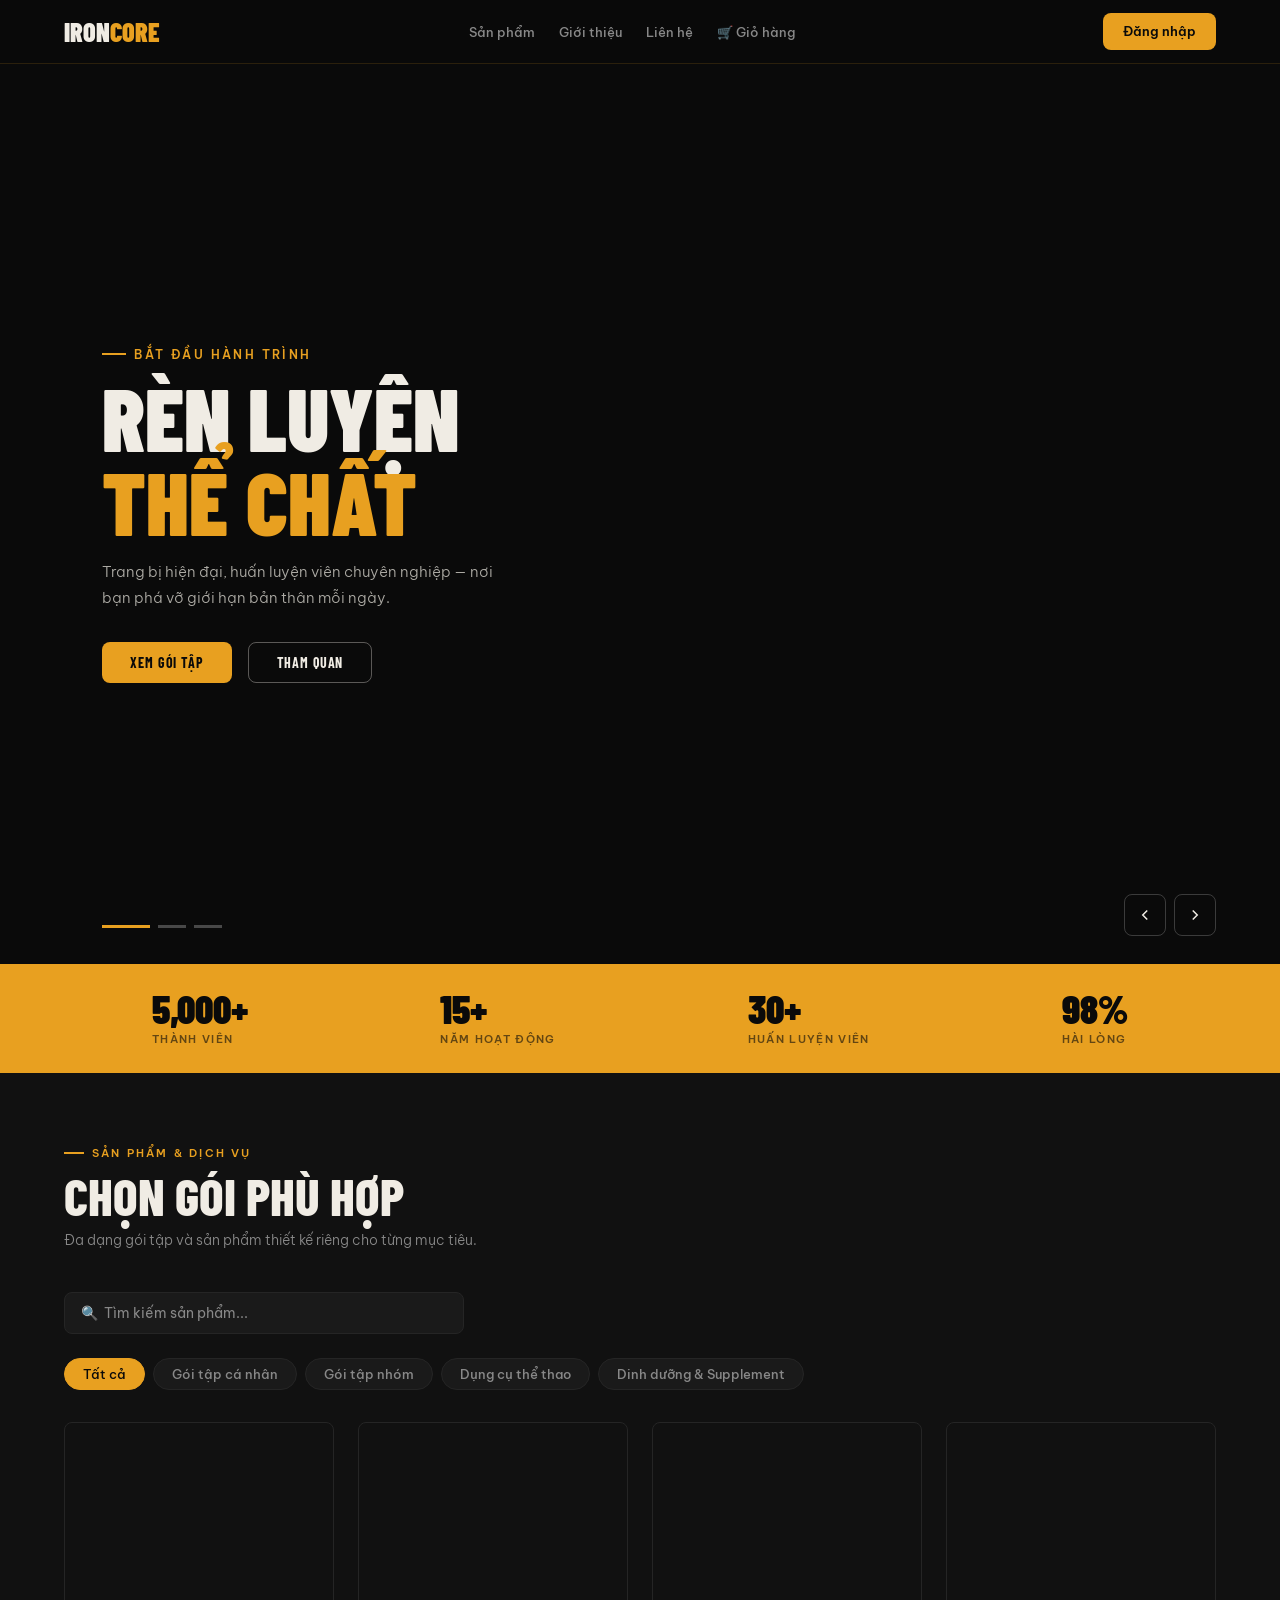
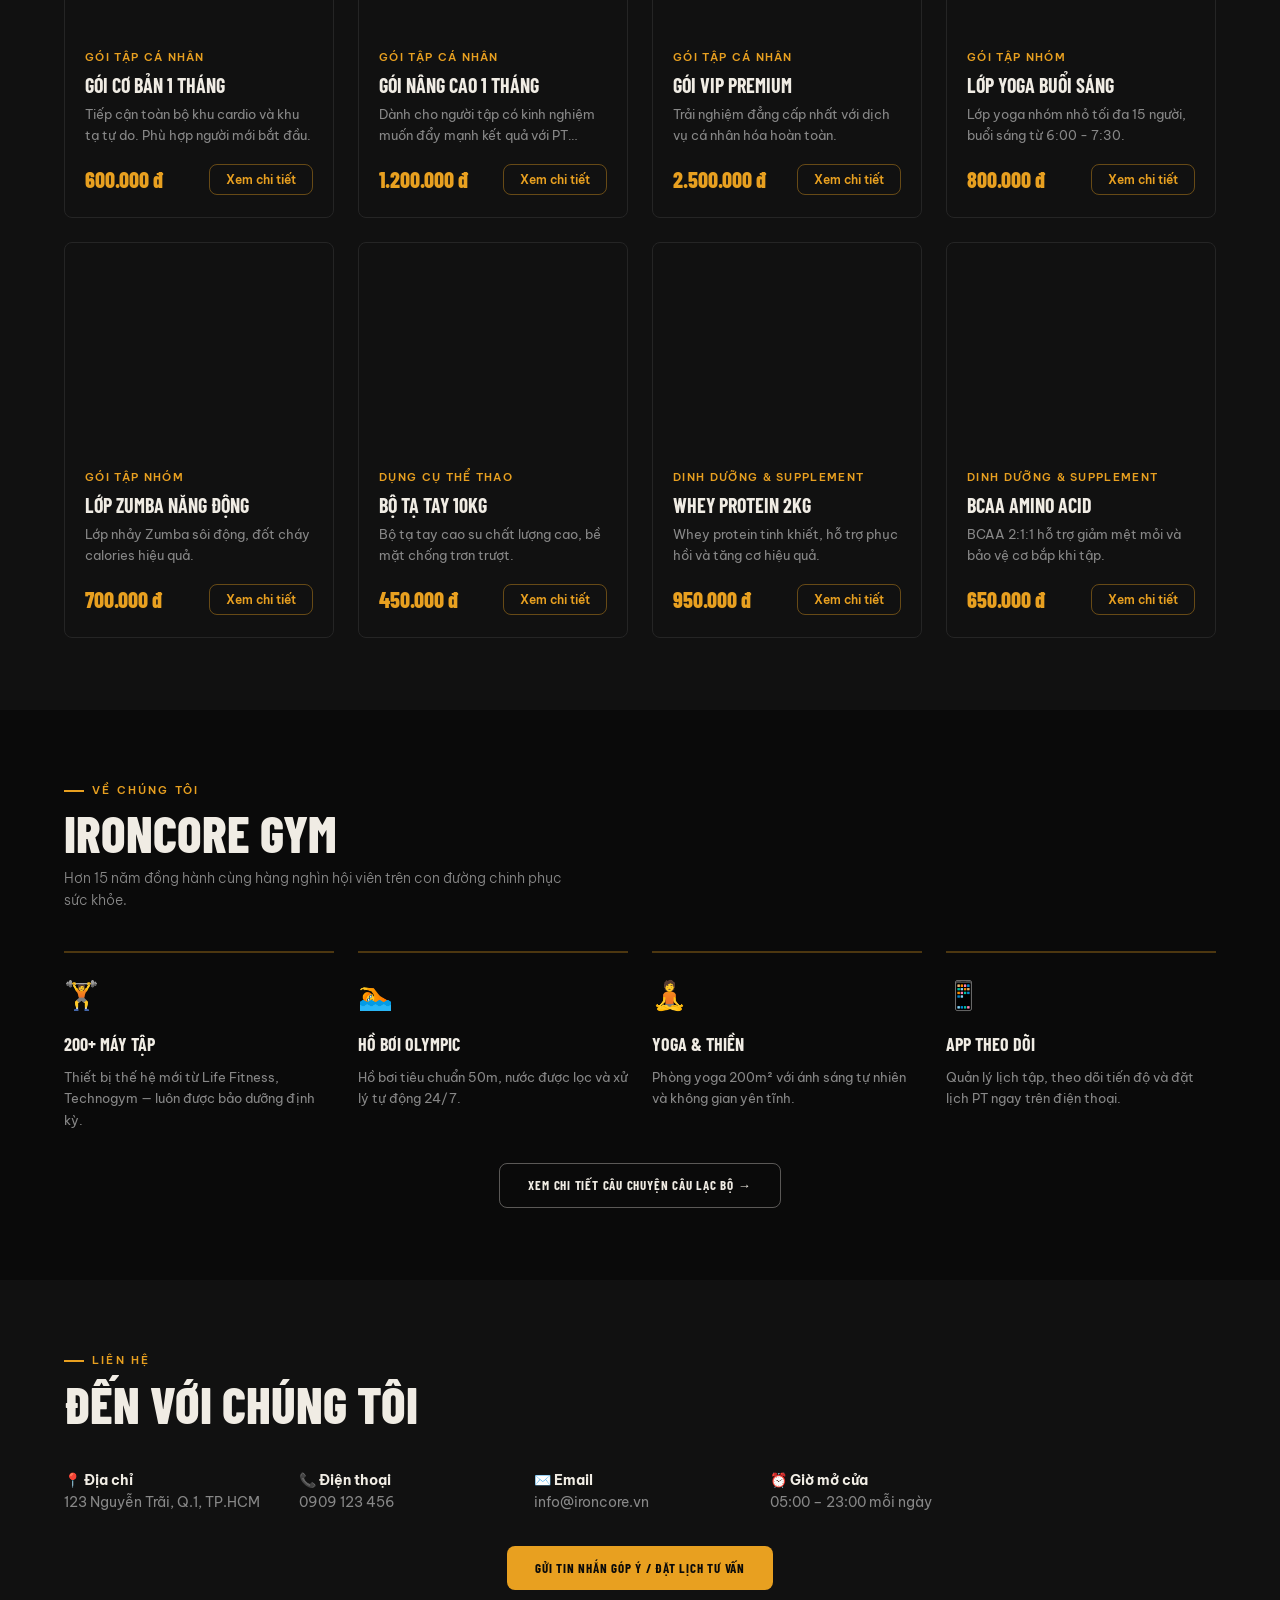
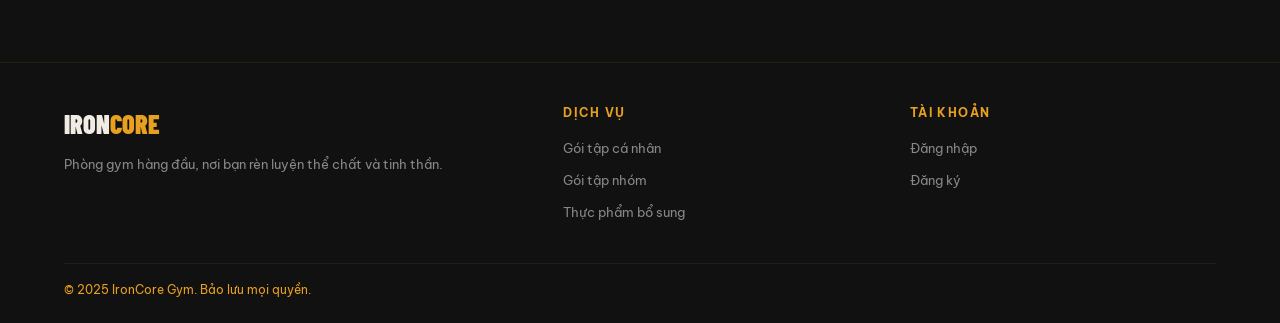
<file: index.html>
<!DOCTYPE html>
<html lang="vi">
<head>
  <meta charset="UTF-8"/>
  <meta name="viewport" content="width=device-width, initial-scale=1.0"/>
  <title>IronCore Gym – Trang chủ</title>
  <link rel="stylesheet" href="css/style.css"/>
</head>
<body>

<!-- NAVBAR (Đã cập nhật liên kết sang các trang độc lập mới) -->
<nav class="navbar">
  <a href="index.html" class="nav-logo">IRON<span>CORE</span></a>
  <ul class="nav-links">
    <li><a href="products.html">Sản phẩm</a></li>
    <li><a href="about.html">Giới thiệu</a></li>
    <li><a href="contact.html">Liên hệ</a></li>
    <li><a href="cart.html">🛒 Giỏ hàng</a></li>
  </ul>
  <div id="nav-user"></div>
</nav>

<!-- SLIDER -->
<div class="slider-section">
  <!-- Slide 1 -->
  <div class="slide active">
    <div class="slide-bg" style="background-image:url('https://images.unsplash.com/photo-1534438327276-14e5300c3a48?w=1400&q=80')"></div>
    <div class="slide-content">
      <div class="slide-tag">Bắt đầu hành trình</div>
      <h1 class="slide-title">Rèn luyện<em>thể chất</em></h1>
      <p class="slide-desc">Trang bị hiện đại, huấn luyện viên chuyên nghiệp — nơi bạn phá vỡ giới hạn bản thân mỗi ngày.</p>
      <div class="slide-btns">
        <!-- Chuyển hướng thẳng sang trang danh sách sản phẩm -->
        <button class="btn-primary" onclick="window.location.href='products.html'">Xem gói tập</button>
        <button class="btn-outline" onclick="window.location.href='about.html'">Tham quan</button>
      </div>
    </div>
  </div>

  <!-- Slide 2 -->
  <div class="slide">
    <div class="slide-bg" style="background-image:url('https://images.unsplash.com/photo-1517836357463-d25dfeac3438?w=1400&q=80')"></div>
    <div class="slide-content">
      <div class="slide-tag">Thiết bị hàng đầu</div>
      <h1 class="slide-title">Thiết bị<em>hạng nhất</em></h1>
      <p class="slide-desc">Hơn 200 máy tập thế hệ mới, phòng cardio rộng 500m², hồ bơi Olympic tiêu chuẩn.</p>
      <div class="slide-btns">
        <button class="btn-primary" onclick="window.location.href='products.html'">Khám phá</button>
        <button class="btn-outline" onclick="window.location.href='about.html'">Xem ảnh</button>
      </div>
    </div>
  </div>

  <!-- Slide 3 -->
  <div class="slide">
    <div class="slide-bg" style="background-image:url('https://images.unsplash.com/photo-1571019613454-1cb2f99b2d8b?w=1400&q=80')"></div>
    <div class="slide-content">
      <div class="slide-tag">Đội ngũ chuyên gia</div>
      <h1 class="slide-title">Huấn luyện<em>viên giỏi</em></h1>
      <p class="slide-desc">Đội ngũ HLV chứng chỉ quốc tế, sẵn sàng đồng hành cùng bạn đến mục tiêu.</p>
      <div class="slide-btns">
        <button class="btn-primary" onclick="window.location.href='contact.html'">Liên hệ ngay</button>
        <button class="btn-outline" onclick="window.location.href='about.html'">Đặt lịch</button>
      </div>
    </div>
  </div>

  <!-- Controls -->
  <div class="slider-controls">
    <div class="dots">
      <button class="dot active"></button>
      <button class="dot"></button>
      <button class="dot"></button>
    </div>
  </div>
  <div class="slider-arrows">
    <button class="arrow-btn" id="slider-prev">
      <svg width="18" height="18" viewBox="0 0 24 24" fill="none" stroke="currentColor" stroke-width="2"><polyline points="15 18 9 12 15 6"/></svg>
    </button>
    <button class="arrow-btn" id="slider-next">
      <svg width="18" height="18" viewBox="0 0 24 24" fill="none" stroke="currentColor" stroke-width="2"><polyline points="9 18 15 12 9 6"/></svg>
    </button>
  </div>
</div>

<!-- STATS -->
<div class="stats-bar">
  <div class="stat"><div class="stat-num">5,000+</div><div class="stat-label">Thành viên</div></div>
  <div class="stat"><div class="stat-num">15+</div><div class="stat-label">Năm hoạt động</div></div>
  <div class="stat"><div class="stat-num">30+</div><div class="stat-label">Huấn luyện viên</div></div>
  <div class="stat"><div class="stat-num">98%</div><div class="stat-label">Hài lòng</div></div>
</div>

<!-- SẢN PHẨM TRỰC QUAN (Hiển thị sản phẩm nổi bật trên trang chủ, click vào vẫn dẫn tới chi tiết) -->
<section id="products" style="background:var(--dark)">
  <div class="section-header">
    <div class="section-label">Sản phẩm & Dịch vụ</div>
    <h2 class="section-title">Chọn gói phù hợp</h2>
    <p class="section-sub">Đa dạng gói tập và sản phẩm thiết kế riêng cho từng mục tiêu.</p>
  </div>

  <!-- Tìm kiếm -->
  <div class="search-wrap">
    <input type="text" id="search-input" placeholder="🔍  Tìm kiếm sản phẩm..."/>
  </div>

  <!-- Lọc danh mục -->
  <div class="filter-bar" id="category-filter"></div>

  <!-- Danh sách sản phẩm -->
  <div class="product-grid" id="product-grid"></div>
</section>

<!-- GIỚI THIỆU TÓM TẮT -->
<section id="about" style="background:var(--black)">
  <div class="section-header">
    <div class="section-label">Về chúng tôi</div>
    <h2 class="section-title">IronCore Gym</h2>
    <p class="section-sub">Hơn 15 năm đồng hành cùng hàng nghìn hội viên trên con đường chinh phục sức khỏe.</p>
  </div>
  <div style="display:grid;grid-template-columns:repeat(auto-fill,minmax(220px,1fr));gap:1.5rem; margin-bottom: 2rem;">
    <div style="border-top:2px solid rgba(232,160,32,.3);padding-top:1.25rem">
      <div style="font-size:28px;margin-bottom:.75rem">🏋️</div>
      <div style="font-family:var(--font-h);font-size:18px;font-weight:700;text-transform:uppercase;margin-bottom:.5rem">200+ Máy tập</div>
      <div style="font-size:13px;color:var(--gray);line-height:1.65">Thiết bị thế hệ mới từ Life Fitness, Technogym — luôn được bảo dưỡng định kỳ.</div>
    </div>
    <div style="border-top:2px solid rgba(232,160,32,.3);padding-top:1.25rem">
      <div style="font-size:28px;margin-bottom:.75rem">🏊</div>
      <div style="font-family:var(--font-h);font-size:18px;font-weight:700;text-transform:uppercase;margin-bottom:.5rem">Hồ bơi Olympic</div>
      <div style="font-size:13px;color:var(--gray);line-height:1.65">Hồ bơi tiêu chuẩn 50m, nước được lọc và xử lý tự động 24/7.</div>
    </div>
    <div style="border-top:2px solid rgba(232,160,32,.3);padding-top:1.25rem">
      <div style="font-size:28px;margin-bottom:.75rem">🧘</div>
      <div style="font-family:var(--font-h);font-size:18px;font-weight:700;text-transform:uppercase;margin-bottom:.5rem">Yoga & Thiền</div>
      <div style="font-size:13px;color:var(--gray);line-height:1.65">Phòng yoga 200m² với ánh sáng tự nhiên và không gian yên tĩnh.</div>
    </div>
    <div style="border-top:2px solid rgba(232,160,32,.3);padding-top:1.25rem">
      <div style="font-size:28px;margin-bottom:.75rem">📱</div>
      <div style="font-family:var(--font-h);font-size:18px;font-weight:700;text-transform:uppercase;margin-bottom:.5rem">App theo dõi</div>
      <div style="font-size:13px;color:var(--gray);line-height:1.65">Quản lý lịch tập, theo dõi tiến độ và đặt lịch PT ngay trên điện thoại.</div>
    </div>
  </div>
  <div style="text-align: center;">
    <a href="about.html" class="btn-outline" style="font-size: 13px;">Xem chi tiết câu chuyện câu lạc bộ →</a>
  </div>
</section>

<!-- LIÊN HỆ TÓM TẮT -->
<section id="contact" style="background:var(--dark)">
  <div class="section-header">
    <div class="section-label">Liên hệ</div>
    <h2 class="section-title">Đến với chúng tôi</h2>
  </div>
  <div style="display:grid;grid-template-columns:repeat(auto-fill,minmax(200px,1fr));gap:1.5rem;font-size:14px;color:var(--gray); margin-bottom: 2rem;">
    <div>📍 <strong style="color:var(--white)">Địa chỉ</strong><br/>123 Nguyễn Trãi, Q.1, TP.HCM</div>
    <div>📞 <strong style="color:var(--white)">Điện thoại</strong><br/>0909 123 456</div>
    <div>✉️ <strong style="color:var(--white)">Email</strong><br/>info@ironcore.vn</div>
    <div>⏰ <strong style="color:var(--white)">Giờ mở cửa</strong><br/>05:00 – 23:00 mỗi ngày</div>
  </div>
  <div style="text-align: center;">
    <a href="contact.html" class="btn-primary" style="font-size: 13px;">Gửi tin nhắn góp ý / Đặt lịch tư vấn</a>
  </div>
</section>

<!-- FOOTER -->
<footer class="footer">
  <div class="footer-grid">
    <div>
      <div class="footer-brand">IRON<span>CORE</span></div>
      <p class="footer-about">Phòng gym hàng đầu, nơi bạn rèn luyện thể chất và tinh thần.</p>
    </div>
    <div class="footer-col">
      <h4>Dịch vụ</h4>
      <ul>
        <li><a href="products.html">Gói tập cá nhân</a></li>
        <li><a href="products.html">Gói tập nhóm</a></li>
        <li><a href="products.html">Thực phẩm bổ sung</a></li>
      </ul>
    </div>
    <div class="footer-col">
      <h4>Tài khoản</h4>
      <ul>
        <li><a href="login.html">Đăng nhập</a></li>
        <li><a href="register.html">Đăng ký</a></li>
      </ul>
    </div>
  </div>
  <div class="footer-bottom">
    <span>© 2025 <span>IronCore Gym</span>. Bảo lưu mọi quyền.</span>
  </div>
</footer>

<script src="js/data.js"></script>
<script src="js/auth.js"></script>
<script src="js/home.js"></script>
</body>
</html>
</file>
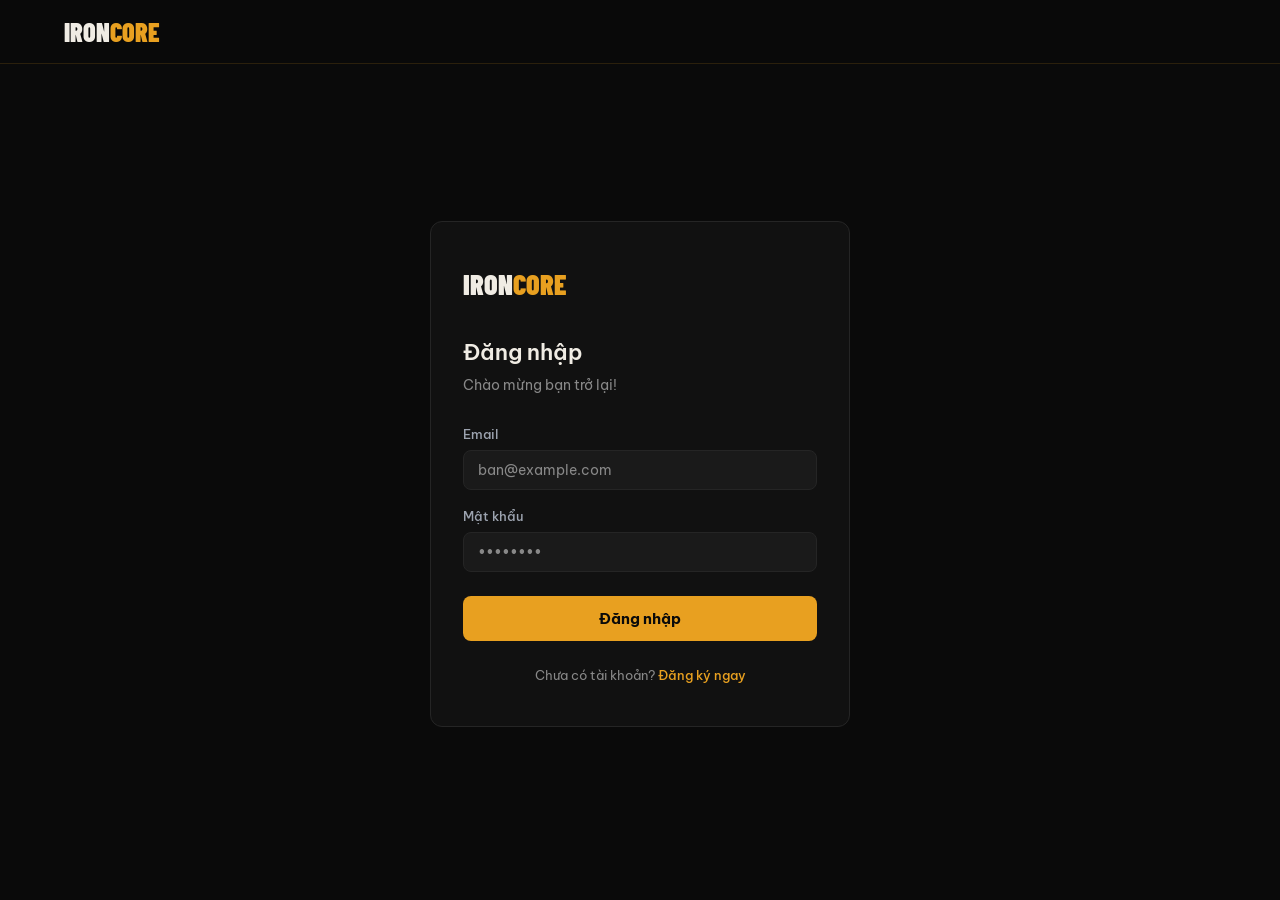
<file: admin.html>
<!DOCTYPE html>
<html lang="vi">
<head>
  <meta charset="UTF-8"/>
  <meta name="viewport" content="width=device-width, initial-scale=1.0"/>
  <title>Quản trị – IronCore Gym</title>
  <link rel="stylesheet" href="css/style.css"/>
</head>
<body>

<!-- NAVBAR -->
<nav class="navbar">
  <a href="index.html" class="nav-logo">IRON<span>CORE</span></a>
  <div id="nav-user"></div>
</nav>

<!-- ADMIN PAGE -->
<div class="admin-page">
  <div class="admin-wrap">

    <!-- Header -->
    <div class="admin-header">
      <h1 class="admin-title">Trang <span>Quản Trị</span></h1>
    </div>

    <!-- Thống kê -->
    <div class="admin-stats">
      <div class="stat-card">
        <div class="stat-num" id="stat-products">0</div>
        <div class="stat-label">Sản phẩm</div>
      </div>
      <div class="stat-card">
        <div class="stat-num" id="stat-categories">0</div>
        <div class="stat-label">Danh mục</div>
      </div>
      <div class="stat-card">
        <div class="stat-num" id="stat-users">0</div>
        <div class="stat-label">Người dùng</div>
      </div>
    </div>

    <!-- Tabs -->
    <div class="tabs">
      <button class="tab-btn active" data-tab="products"   onclick="switchTab('products')">Sản phẩm</button>
      <button class="tab-btn"        data-tab="categories" onclick="switchTab('categories')">Danh mục</button>
    </div>

    <!-- TAB: SẢN PHẨM -->
    <div class="tab-panel active" id="tab-products">
      <div class="table-toolbar">
        <input type="text" id="admin-search-product" placeholder="🔍 Tìm sản phẩm..." oninput="searchProduct()"/>
        <button class="btn-add" onclick="openAddProduct()">+ Thêm sản phẩm</button>
      </div>
      <div style="overflow-x:auto">
        <table class="data-table">
          <thead>
            <tr>
              <th>#</th>
              <th>Ảnh</th>
              <th>Tên sản phẩm</th>
              <th>Danh mục</th>
              <th>Giá</th>
              <th>Thao tác</th>
            </tr>
          </thead>
          <tbody id="product-tbody"></tbody>
        </table>
      </div>
    </div>

    <!-- TAB: DANH MỤC -->
    <div class="tab-panel" id="tab-categories">
      <div class="table-toolbar">
        <span style="font-size:14px;color:var(--gray)">Quản lý danh mục sản phẩm</span>
        <button class="btn-add" onclick="openAddCategory()">+ Thêm danh mục</button>
      </div>
      <div style="overflow-x:auto">
        <table class="data-table">
          <thead>
            <tr>
              <th>#</th>
              <th>Tên danh mục</th>
              <th>Số sản phẩm</th>
              <th>Thao tác</th>
            </tr>
          </thead>
          <tbody id="category-tbody"></tbody>
        </table>
      </div>
    </div>

  </div>
</div>

<!-- MODAL: SẢN PHẨM -->
<div class="modal-overlay" id="product-modal">
  <div class="modal">
    <div class="modal-header">
      <div class="modal-title" id="product-modal-title">Thêm sản phẩm</div>
      <button class="modal-close" onclick="closeModal('product-modal')">✕</button>
    </div>

    <form id="product-form">
      <div class="form-field">
        <label>Tên sản phẩm <span style="color:var(--danger)">*</span></label>
        <input type="text" id="product-name" placeholder="Nhập tên sản phẩm"/>
      </div>
      <div class="form-field">
        <label>Danh mục <span style="color:var(--danger)">*</span></label>
        <select id="product-categoryId"></select>
      </div>
      <div class="form-field">
        <label>Giá (VNĐ) <span style="color:var(--danger)">*</span></label>
        <input type="number" id="product-price" placeholder="VD: 600000" min="0"/>
      </div>
      <div class="form-field">
        <label>URL ảnh</label>
        <input type="text" id="product-image" placeholder="https://..."/>
      </div>
      <div class="form-field">
        <label>Mô tả <span style="color:var(--danger)">*</span></label>
        <textarea id="product-description" rows="3" placeholder="Mô tả sản phẩm..."></textarea>
      </div>
      <div class="form-field">
        <label>Tính năng <span style="color:var(--gray);font-weight:400">(mỗi dòng một tính năng)</span></label>
        <textarea id="product-features" rows="4" placeholder="Vào cửa 7 ngày/tuần&#10;Tủ đồ cá nhân&#10;1 buổi PT miễn phí"></textarea>
      </div>

      <div id="product-error" class="error-msg"></div>

      <div style="display:flex;gap:.75rem;margin-top:1rem">
        <button type="submit" class="btn-submit">Lưu</button>
        <button type="button" class="btn-outline" style="padding:12px 24px;border-radius:8px;cursor:pointer"
          onclick="closeModal('product-modal')">Hủy</button>
      </div>
    </form>
  </div>
</div>

<!-- MODAL: DANH MỤC -->
<div class="modal-overlay" id="category-modal">
  <div class="modal" style="max-width:400px">
    <div class="modal-header">
      <div class="modal-title" id="category-modal-title">Thêm danh mục</div>
      <button class="modal-close" onclick="closeModal('category-modal')">✕</button>
    </div>

    <form id="category-form">
      <div class="form-field">
        <label>Tên danh mục <span style="color:var(--danger)">*</span></label>
        <input type="text" id="category-name" placeholder="Nhập tên danh mục"/>
      </div>

      <div id="category-error" class="error-msg"></div>

      <div style="display:flex;gap:.75rem;margin-top:1rem">
        <button type="submit" class="btn-submit">Lưu</button>
        <button type="button" class="btn-outline" style="padding:12px 24px;border-radius:8px;cursor:pointer"
          onclick="closeModal('category-modal')">Hủy</button>
      </div>
    </form>
  </div>
</div>

<!-- TOAST -->
<div id="toast"></div>

<script src="js/data.js"></script>
<script src="js/auth.js"></script>
<script src="js/admin.js"></script>
</body>
</html>
</file>
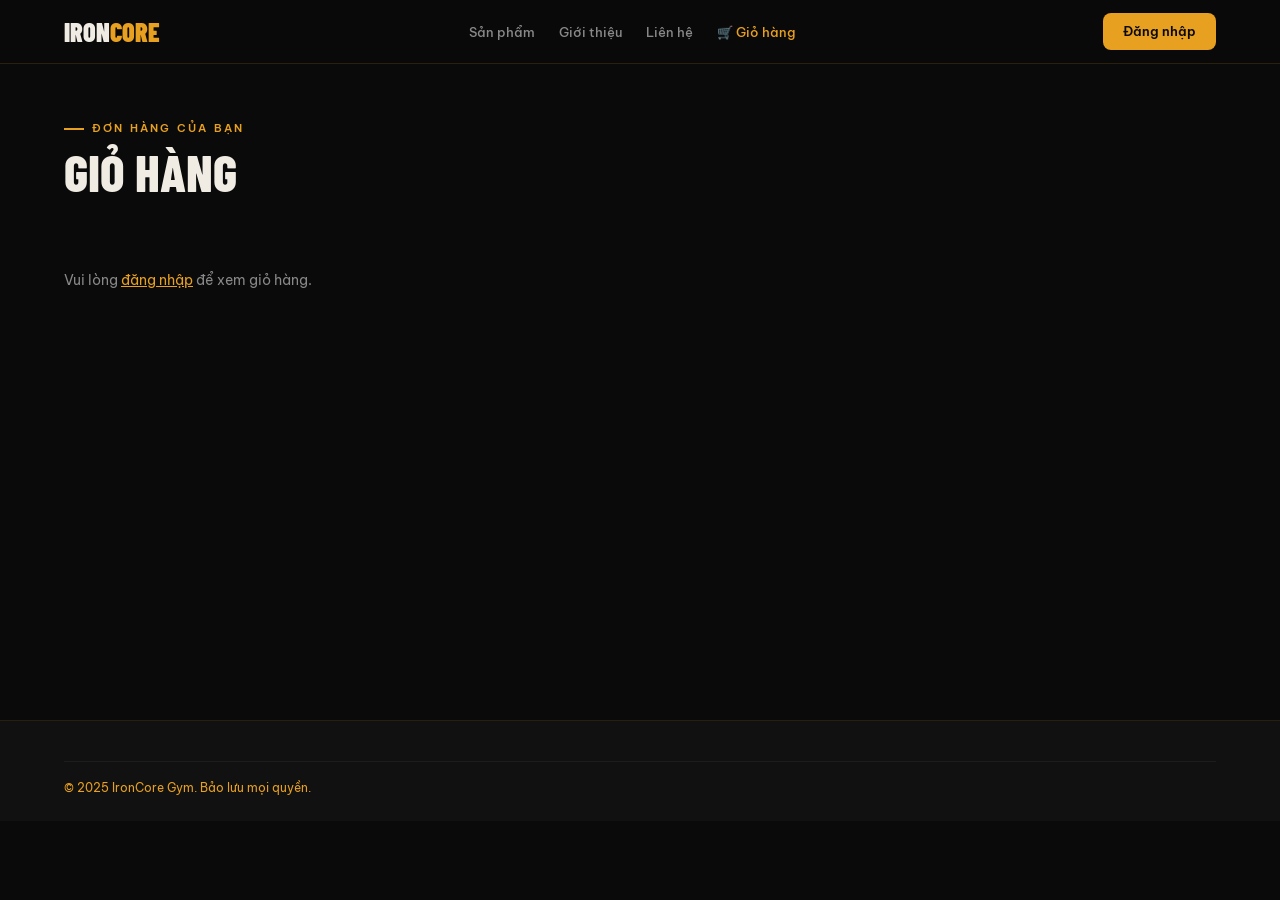
<file: cart.html>
<!DOCTYPE html>
<html lang="vi">
<head>
  <meta charset="UTF-8"/>
  <meta name="viewport" content="width=device-width, initial-scale=1.0"/>
  <title>Giỏ hàng của bạn – IronCore Gym</title>
  <link rel="stylesheet" href="css/style.css"/>
  <style>
    .cart-table { width: 100%; border-collapse: collapse; margin-top: 1.5rem; }
    .cart-table th { border-bottom: 1px solid var(--dark3); padding: 12px; text-align: left; color: var(--gray); font-size: 12px; text-transform: uppercase; }
    .cart-table td { padding: 16px 12px; border-bottom: 1px solid rgba(255,255,255,0.05); }
    .qty-btn { background: var(--dark3); border: none; color: var(--white); width: 28px; height: 28px; cursor: pointer; font-weight: bold; border-radius: 4px; }
    .qty-btn:hover { background: var(--gold); color: var(--black); }
    .cart-summary { background: var(--dark); border: 1px solid var(--dark3); border-radius: var(--radius); padding: 1.5rem; margin-top: 2rem; max-width: 400px; margin-left: auto; }
  </style>
</head>
<body>

<nav class="navbar">
  <a href="index.html" class="nav-logo">IRON<span>CORE</span></a>
  <ul class="nav-links">
    <li><a href="products.html">Sản phẩm</a></li>
    <li><a href="about.html">Giới thiệu</a></li>
    <li><a href="contact.html">Liên hệ</a></li>
    <li><a href="cart.html" style="color: var(--gold)">🛒 Giỏ hàng</a></li>
  </ul>
  <div id="nav-user"></div>
</nav>

<section style="padding-top: 120px; min-height: 80vh;">
  <div class="section-header">
    <div class="section-label">Đơn hàng của bạn</div>
    <h2 class="section-title">Giỏ Hàng</h2>
  </div>

  <div id="cart-container">
    </div>
</section>

<footer class="footer">
  <div class="footer-bottom">
    <span>© 2025 <span>IronCore Gym</span>. Bảo lưu mọi quyền.</span>
  </div>
</footer>

<script src="js/data.js"></script>
<script src="js/auth.js"></script>
<script src="js/cart.js"></script>
<script>
  document.addEventListener("DOMContentLoaded", function() {
    renderAuthNav();
    renderCart();
  });

  function renderCart() {
    const user = getCurrentUser();
    const container = document.getElementById("cart-container");

    if (!user) {
      container.innerHTML = `<p class="no-data">Vui lòng <a href="login.html" style="color:var(--gold); text-decoration:underline;">đăng nhập</a> để xem giỏ hàng.</p>`;
      return;
    }

    const cart = getCart();
    if (cart.length === 0) {
      container.innerHTML = `
        <p class="no-data">Giỏ hàng của bạn đang trống.</p>
        <div style="text-align:center; margin-top:1rem;">
          <a href="products.html" class="btn-primary">Mua sắm ngay</a>
        </div>
      `;
      return;
    }

    let total = 0;
    let tableRows = cart.map(item => {
      const subtotal = item.price * item.quantity;
      total += subtotal;
      return `
        <tr>
          <td><img src="${item.image}" class="tbl-img" onerror="this.src='https://via.placeholder.com/60x40'"/></td>
          <td>
            <div style="font-weight:600; font-size:15px;">${item.name}</div>
          </td>
          <td>${formatPrice(item.price)}</td>
          <td>
            <div style="display:flex; align-items:center; gap:8px;">
              <button class="qty-btn" onclick="updateQty(${item.productId}, -1)">-</button>
              <span style="width:20px; text-align:center;">${item.quantity}</span>
              <button class="qty-btn" onclick="updateQty(${item.productId}, 1)">+</button>
            </div>
          </td>
          <td style="color:var(--gold); font-weight:700;">${formatPrice(subtotal)}</td>
          <td>
            <button class="btn-delete" style="padding:4px 10px;" onclick="removeItem(${item.productId})">Xóa</button>
          </td>
        </tr>
      `;
    }).join("");

    container.innerHTML = `
      <div style="overflow-x:auto;">
        <table class="cart-table">
          <thead>
            <tr>
              <th>Hình ảnh</th>
              <th>Tên sản phẩm</th>
              <th>Đơn giá</th>
              <th>Số lượng</th>
              <th>Tổng phụ</th>
              <th>Hành động</th>
            </tr>
          </thead>
          <tbody>
            ${tableRows}
          </tbody>
        </table>
      </div>

      <div class="cart-summary">
        <h3 style="font-family:var(--font-h); text-transform:uppercase; margin-bottom:1rem; border-bottom:1px solid var(--dark3); padding-bottom:8px;">Tổng đơn hàng</h3>
        <div style="display:flex; justify-content:space-between; margin-bottom:1.5rem; font-size:18px;">
          <span>Thành tiền:</span>
          <strong style="color:var(--gold); font-size:22px;">${formatPrice(total)}</strong>
        </div>
        <button class="btn-submit" onclick="checkout()">Tiến hành đăng ký thanh toán</button>
      </div>
    `;
  }

  function updateQty(productId, change) {
    let cart = getCart();
    const item = cart.find(i => i.productId === productId);
    if (!item) return;

    item.quantity += change;
    if (item.quantity <= 0) {
      cart = cart.filter(i => i.productId !== productId);
    }
    saveCart(cart);
    renderCart();
  }

  function removeItem(productId) {
    if (!confirm("Bạn muốn xóa sản phẩm này khỏi giỏ hàng?")) return;
    let cart = getCart().filter(i => i.productId !== productId);
    saveCart(cart);
    renderCart();
  }

  function checkout() {
    alert("Cảm ơn bạn đã lựa chọn dịch vụ!\nIronCore Gym đã ghi nhận đơn đặt hàng của bạn. Đội ngũ CSKH sẽ chủ động gọi điện tư vấn lộ trình và kích hoạt gói tập cho bạn trong vòng 15-30 phút tới.");
    saveCart([]); // Xóa sạch giỏ hàng sau khi thanh toán thành công
    renderCart();
  }
</script>
</body>
</html>
</file>
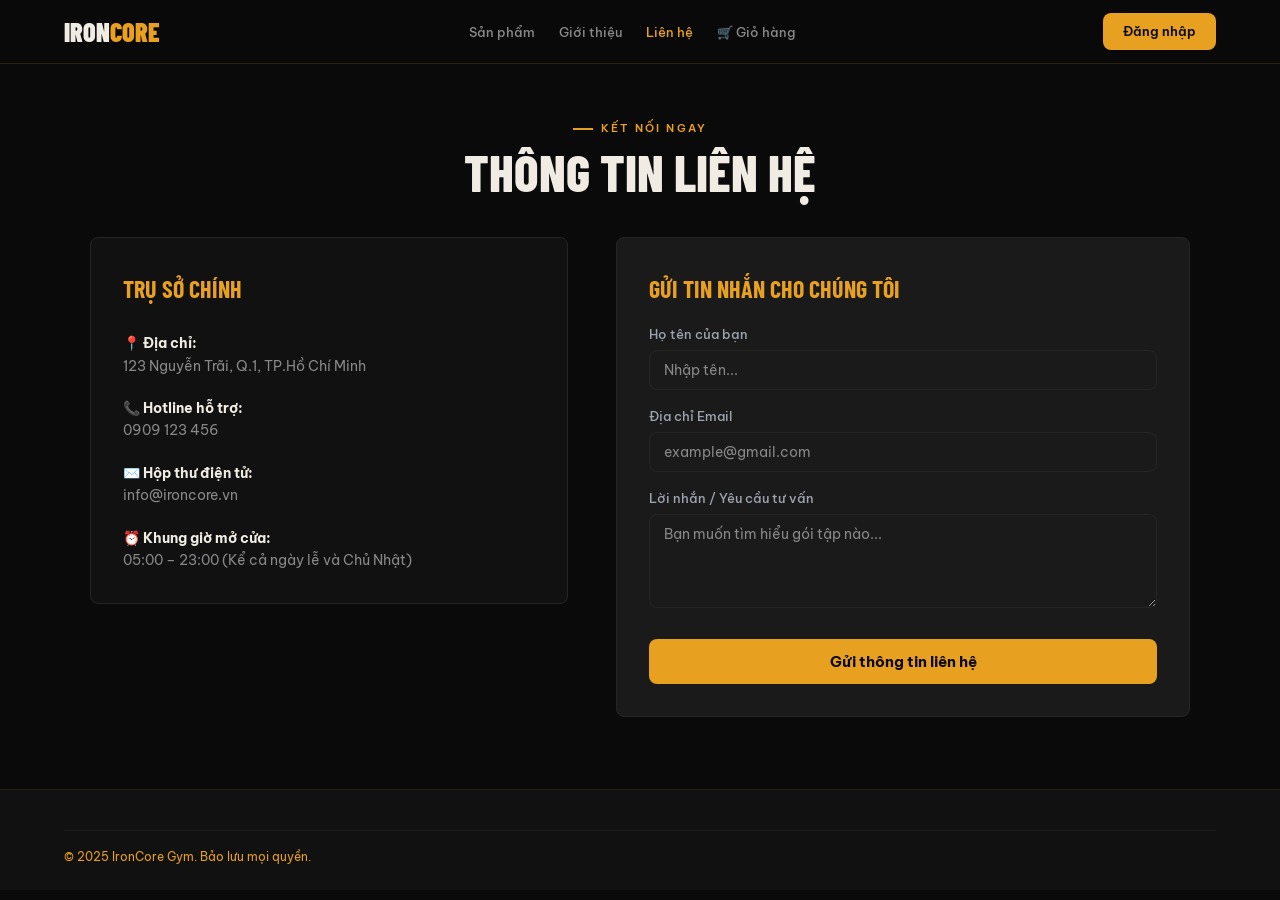
<file: contact.html>
<!DOCTYPE html>
<html lang="vi">
<head>
  <meta charset="UTF-8"/>
  <meta name="viewport" content="width=device-width, initial-scale=1.0"/>
  <title>Liên hệ với IronCore Gym</title>
  <link rel="stylesheet" href="css/style.css"/>
</head>
<body>

<nav class="navbar">
  <a href="index.html" class="nav-logo">IRON<span>CORE</span></a>
  <ul class="nav-links">
    <li><a href="products.html">Sản phẩm</a></li>
    <li><a href="about.html">Giới thiệu</a></li>
    <li><a href="contact.html" style="color: var(--gold)">Liên hệ</a></li>
    <li><a href="cart.html">🛒 Giỏ hàng</a></li>
  </ul>
  <div id="nav-user"></div>
</nav>

<section style="padding-top: 120px; min-height: 85vh;">
  <div class="section-header" style="text-align: center;">
    <div class="section-label" style="justify-content: center;">Kết nối ngay</div>
    <h2 class="section-title">Thông Tin Liên Hệ</h2>
  </div>

  <div style="display: grid; grid-template-columns: 1fr 1.2fr; gap: 3rem; max-width: 1100px; margin: 0 auto; align-items: start;">
    
    <div style="background: var(--dark); padding: 2rem; border-radius: var(--radius); border: 1px solid var(--dark3);">
      <h3 style="font-family: var(--font-h); font-size: 24px; color: var(--gold); margin-bottom: 1.5rem; text-transform: uppercase;">Trụ sở chính</h3>
      
      <div style="display: flex; flex-direction: column; gap: 1.25rem; font-size: 14px;">
        <div>📍 <strong style="color:var(--white)">Địa chỉ:</strong><br><span style="color:var(--gray)">123 Nguyễn Trãi, Q.1, TP.Hồ Chí Minh</span></div>
        <div>📞 <strong style="color:var(--white)">Hotline hỗ trợ:</strong><br><span style="color:var(--gray)">0909 123 456</span></div>
        <div>✉️ <strong style="color:var(--white)">Hộp thư điện tử:</strong><br><span style="color:var(--gray)">info@ironcore.vn</span></div>
        <div>⏰ <strong style="color:var(--white)">Khung giờ mở cửa:</strong><br><span style="color:var(--gray)">05:00 – 23:00 (Kể cả ngày lễ và Chủ Nhật)</span></div>
      </div>
    </div>

    <div>
      <form id="contact-form" style="background: var(--dark2); padding: 2rem; border-radius: var(--radius); border: 1px solid var(--dark3);" onsubmit="sendContact(event)">
        <h3 style="font-family: var(--font-h); font-size: 24px; color: var(--gold); margin-bottom: 1rem; text-transform: uppercase;">Gửi tin nhắn cho chúng tôi</h3>
        
        <div class="form-field">
          <label>Họ tên của bạn</label>
          <input type="text" id="contact-name" placeholder="Nhập tên..." required/>
        </div>

        <div class="form-field">
          <label>Địa chỉ Email</label>
          <input type="email" id="contact-email" placeholder="example@gmail.com" required/>
        </div>

        <div class="form-field">
          <label>Lời nhắn / Yêu cầu tư vấn</label>
          <textarea id="contact-msg" rows="4" placeholder="Bạn muốn tìm hiểu gói tập nào..." required></textarea>
        </div>

        <button type="submit" class="btn-submit">Gửi thông tin liên hệ</button>
      </form>
    </div>

  </div>
</section>

<footer class="footer">
  <div class="footer-bottom">
    <span>© 2025 <span>IronCore Gym</span>. Bảo lưu mọi quyền.</span>
  </div>
</footer>

<script src="js/data.js"></script>
<script src="js/auth.js"></script>
<script>
  document.addEventListener("DOMContentLoaded", renderAuthNav);

  function sendContact(e) {
    e.preventDefault();
    const name = document.getElementById("contact-name").value;
    alert(`Cảm ơn bạn ${name} đã gửi phản hồi!\nChúng tôi sẽ trả lời email của bạn trong thời gian sớm nhất.`);
    document.getElementById("contact-form").reset();
  }
</script>
</body>
</html>
</file>
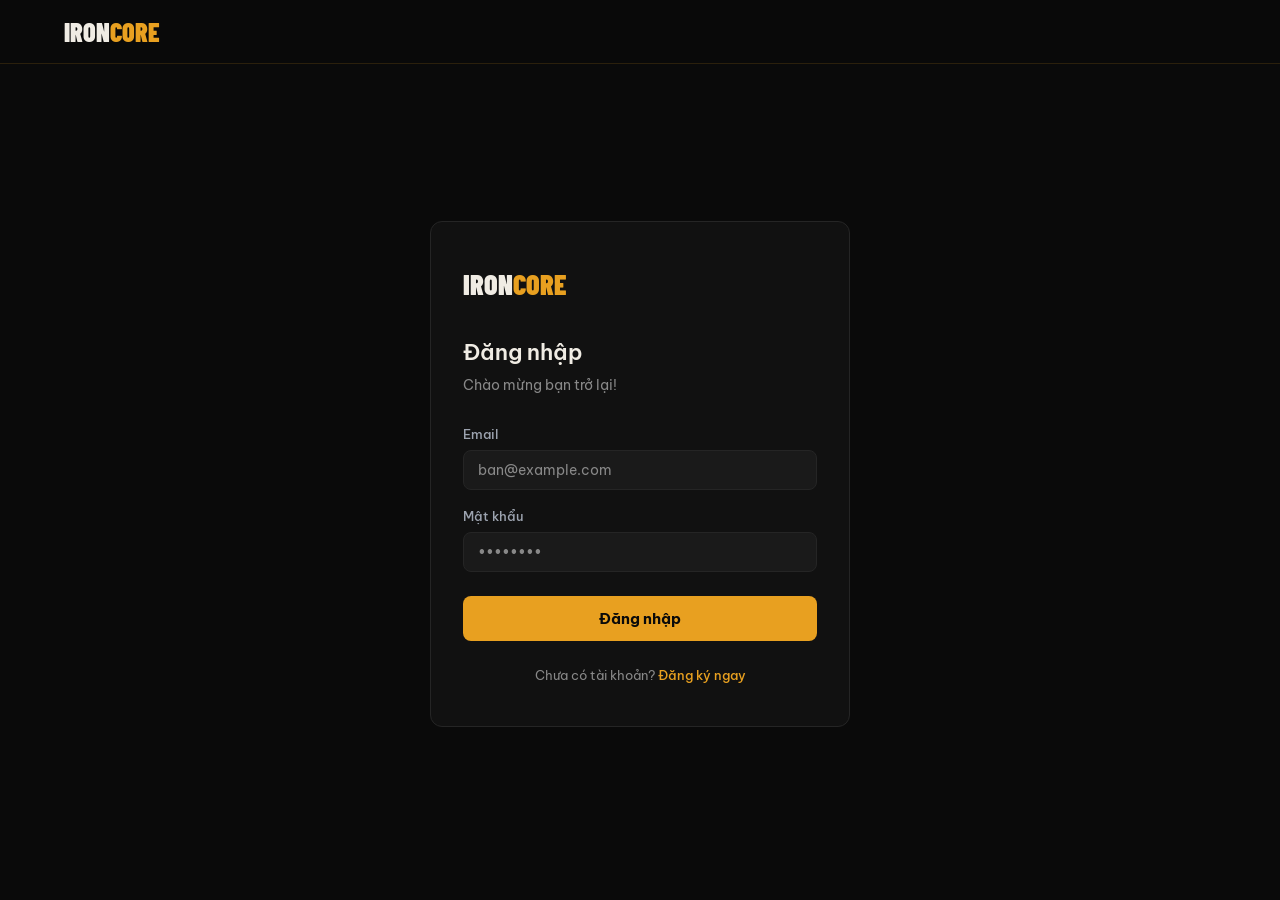
<file: login.html>
<!doctype html>
<html lang="vi">
  <head>
    <meta charset="UTF-8" />
    <meta name="viewport" content="width=device-width, initial-scale=1.0" />
    <title>Đăng nhập – IronCore Gym</title>
    <link rel="stylesheet" href="css/style.css" />
  </head>
  <body>
    <!-- NAVBAR -->
    <nav class="navbar">
      <a href="index.html" class="nav-logo">IRON<span>CORE</span></a>
      <div id="nav-user"></div>
    </nav>

    <!-- FORM ĐĂNG NHẬP -->
    <div class="auth-page">
      <div class="auth-card">
        <div class="auth-logo">IRON<span>CORE</span></div>
        <h1 class="auth-title">Đăng nhập</h1>
        <p class="auth-sub">Chào mừng bạn trở lại!</p>

        <form id="login-form">
          <div class="form-field">
            <label for="login-email">Email</label>
            <input
              type="email"
              id="login-email"
              placeholder="ban@example.com"
              autocomplete="email"
            />
          </div>

          <div class="form-field">
            <label for="login-password">Mật khẩu</label>
            <input
              type="password"
              id="login-password"
              placeholder="••••••••"
              autocomplete="current-password"
            />
          </div>

          <div id="login-error" class="error-msg"></div>

          <button type="submit" class="btn-submit">Đăng nhập</button>
        </form>

        <div class="auth-footer">
          Chưa có tài khoản? <a href="register.html">Đăng ký ngay</a>
        </div>
      </div>
    </div>

    <script src="js/data.js"></script>
    <script src="js/auth.js"></script>
    <script>
      // Nếu đã đăng nhập thì chuyển thẳng
      const u = getCurrentUser();
      if (u)
        window.location.href = u.role === "admin" ? "admin.html" : "index.html";

      document
        .getElementById("login-form")
        .addEventListener("submit", handleLogin);
    </script>
  </body>
</html>
</file>
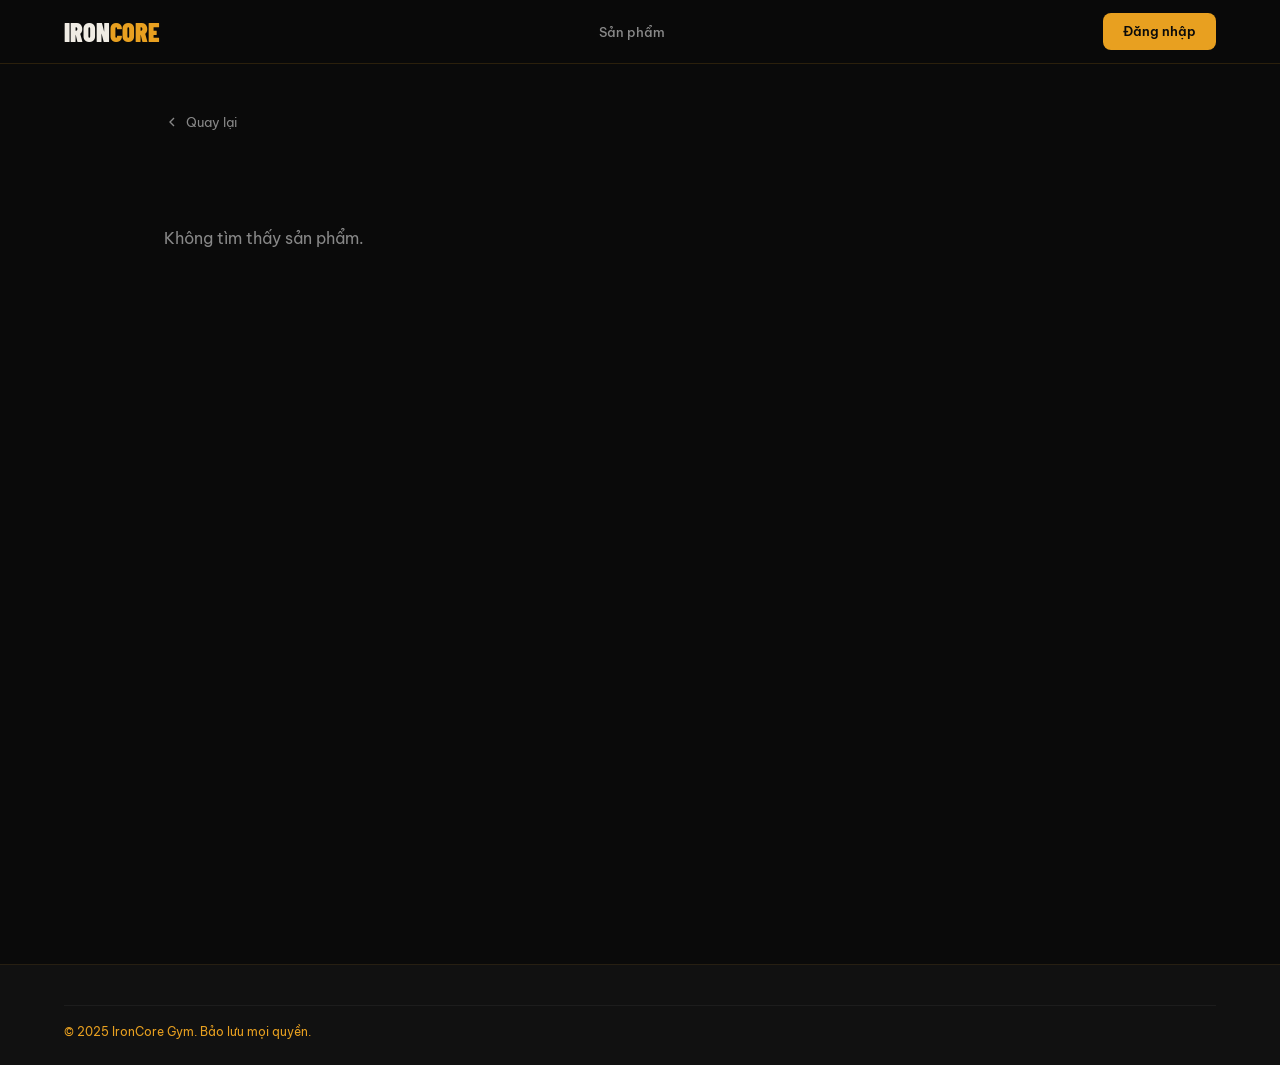
<file: product-detail.html>
<!DOCTYPE html>
<html lang="vi">
<head>
  <meta charset="UTF-8"/>
  <meta name="viewport" content="width=device-width, initial-scale=1.0"/>
  <title>Chi tiết sản phẩm – IronCore Gym</title>
  <link rel="stylesheet" href="css/style.css"/>
</head>
<body>

<nav class="navbar">
  <a href="index.html" class="nav-logo">IRON<span>CORE</span></a>
  <ul class="nav-links">
    <li><a href="index.html#products">Sản phẩm</a></li>
  </ul>
  <div id="nav-user"></div>
</nav>

<div class="detail-page">
  <div class="detail-wrap">

    <!-- Nút quay lại -->
    <button class="btn-back" onclick="history.back()">
      <svg width="16" height="16" viewBox="0 0 24 24" fill="none" stroke="currentColor" stroke-width="2"><polyline points="15 18 9 12 15 6"/></svg>
      Quay lại
    </button>

    <!-- Nội dung chi tiết -->
    <div class="detail-grid" id="detail-content">
      <div style="color:var(--gray);text-align:center;padding:4rem 0">Đang tải...</div>
    </div>

  </div>
</div>

<footer class="footer" style="margin-top:4rem">
  <div class="footer-bottom">
    <span>© 2025 <span>IronCore Gym</span>. Bảo lưu mọi quyền.</span>
  </div>
</footer>

<script src="js/data.js"></script>
<script src="js/auth.js"></script>
<script src="js/cart.js"></script>
<script>
  document.addEventListener('DOMContentLoaded', function () {
    renderAuthNav();

    const params = new URLSearchParams(window.location.search);
    const id     = parseInt(params.get('id'));
    const products   = getProducts();
    const categories = getCategories();
    const p = products.find(x => x.id === id);

    if (!p) {
      document.getElementById('detail-content').innerHTML =
        '<p style="color:var(--gray);padding:4rem 0">Không tìm thấy sản phẩm.</p>';
      return;
    }

    document.title = p.name + ' – IronCore Gym';
    const cat = categories.find(c => c.id === p.categoryId);

    document.getElementById('detail-content').innerHTML = `
      <div>
        <img class="detail-img" src="${p.image}" alt="${p.name}"
          onerror="this.src='https://via.placeholder.com/600x400?text=No+Image'"/>
      </div>
      <div>
        <div class="detail-cat">${cat ? cat.name : 'Sản phẩm'}</div>
        <h1 class="detail-name">${p.name}</h1>
        <p class="detail-desc">${p.description}</p>
        ${p.features && p.features.length ? `
          <ul class="detail-features">
            ${p.features.map(f => `<li>${f}</li>`).join('')}
          </ul>
        ` : ''}
        <div class="detail-price">${formatPrice(p.price)}</div>
        
        <button class="btn-primary" style="width:100%; display:flex; justify-content:center; align-items:center;"
          onclick="addToCart(${p.id})">
          🛒 Thêm vào giỏ hàng
        </button>
        
        <p style="font-size:12px;color:var(--gray);margin-top:.75rem;text-align:center">
          Liên hệ tư vấn trực tiếp: 0909 123 456 | info@ironcore.vn
        </p>
      </div>
    `;
  });
</script>
</body>
</html>
</file>
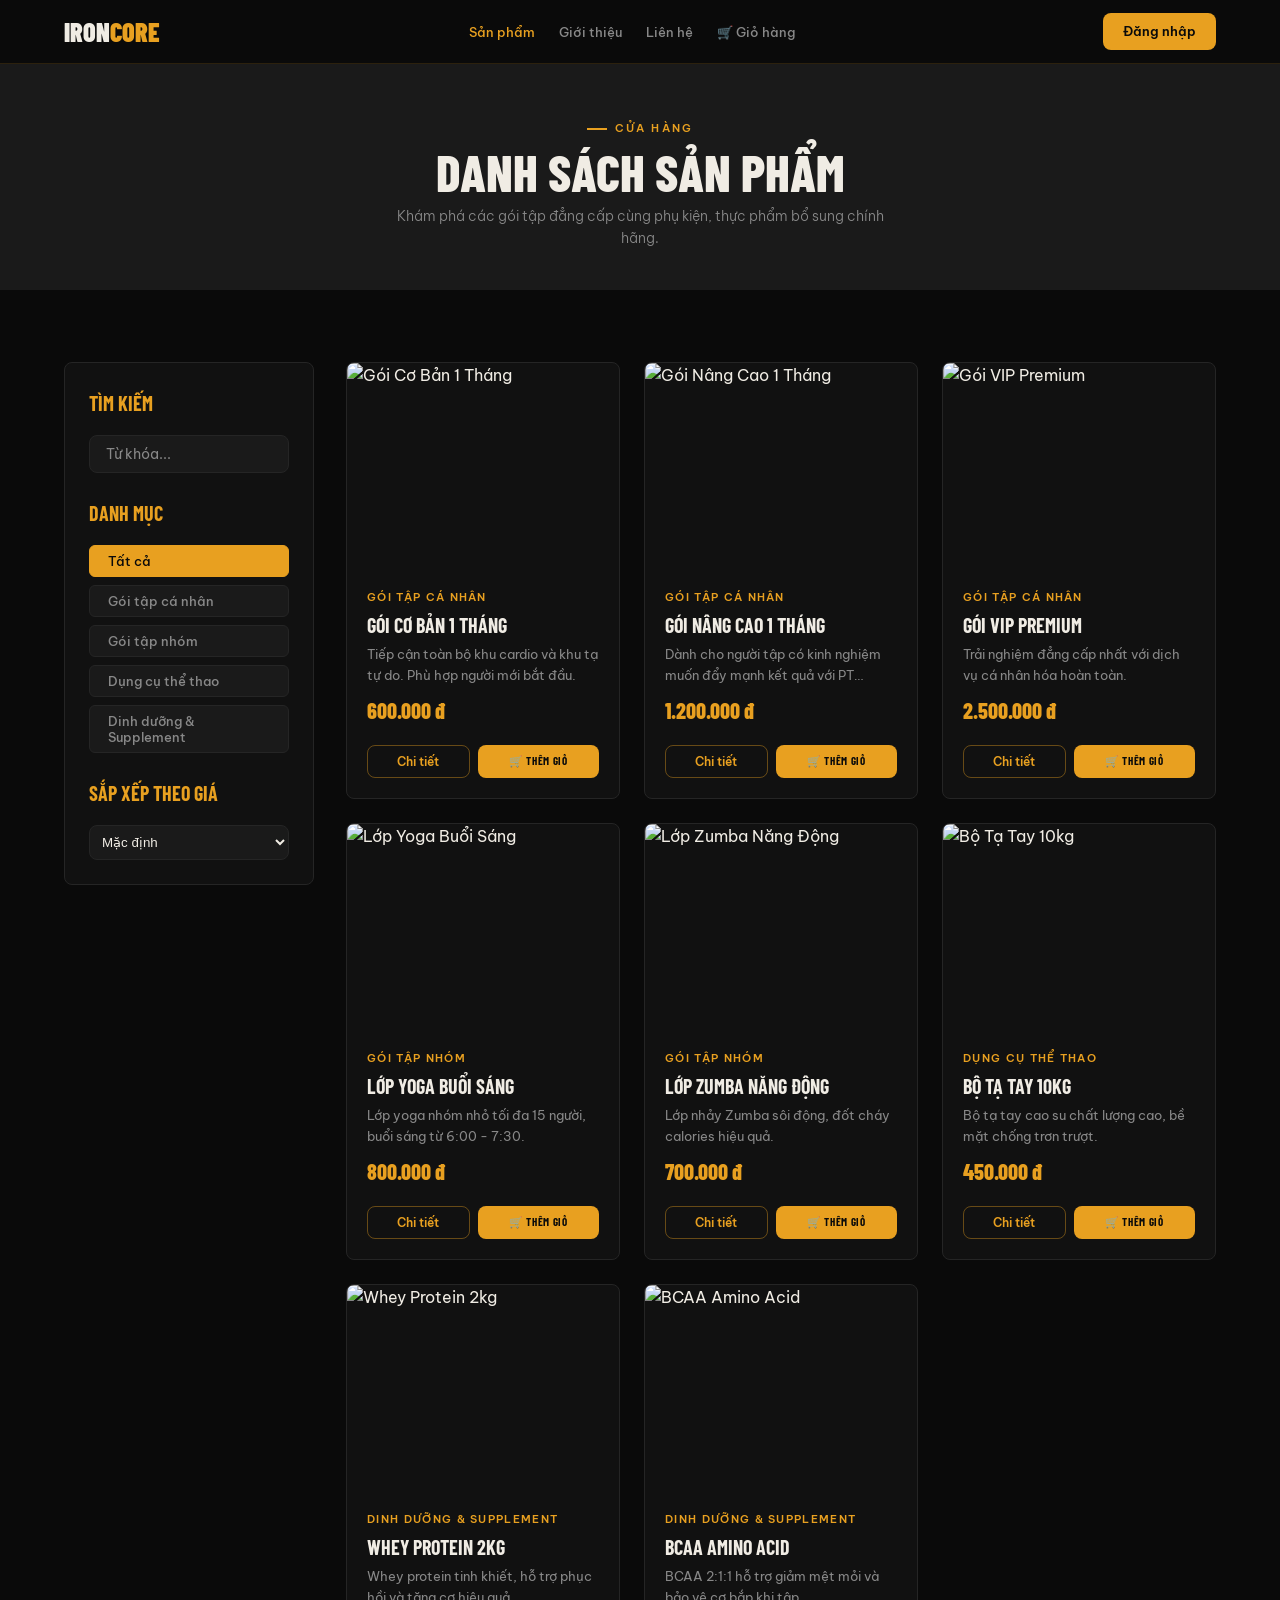
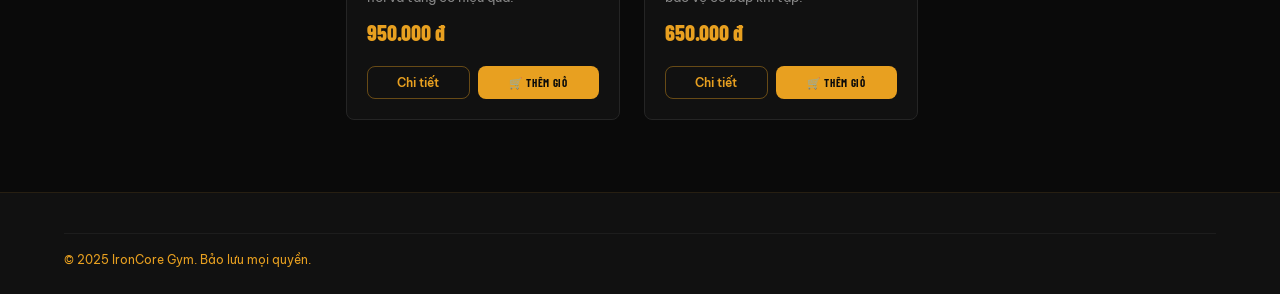
<file: products.html>
<!DOCTYPE html>
<html lang="vi">
<head>
  <meta charset="UTF-8"/>
  <meta name="viewport" content="width=device-width, initial-scale=1.0"/>
  <title>Sản phẩm & Dịch vụ – IronCore Gym</title>
  <link rel="stylesheet" href="css/style.css"/>
</head>
<body>

<!-- NAVBAR -->
<nav class="navbar">
  <a href="index.html" class="nav-logo">IRON<span>CORE</span></a>
  <ul class="nav-links">
    <li><a href="products.html" style="color: var(--gold)">Sản phẩm</a></li>
    <li><a href="about.html">Giới thiệu</a></li>
    <li><a href="contact.html">Liên hệ</a></li>
    <li><a href="cart.html">🛒 Giỏ hàng</a></li>
  </ul>
  <div id="nav-user"></div>
</nav>

<!-- PRODUCT HERO -->
<section style="background: var(--dark2); padding-top: 120px; padding-bottom: 40px; text-align: center;">
  <div class="section-header" style="margin-bottom: 0;">
    <div class="section-label" style="justify-content: center;">Cửa hàng</div>
    <h1 class="section-title">Danh Sách Sản Phẩm</h1>
    <p class="section-sub" style="margin: 0 auto; margin-top: 0.5rem;">Khám phá các gói tập đẳng cấp cùng phụ kiện, thực phẩm bổ sung chính hãng.</p>
  </div>
</section>

<!-- MAIN SHOP SECTION -->
<section style="background: var(--black); display: grid; grid-template-columns: 250px 1fr; gap: 2rem; align-items: start;">
  
  <!-- Sidebar Bộ Lọc -->
  <aside style="background: var(--dark); padding: 1.5rem; border-radius: var(--radius); border: 1px solid var(--dark3);">
    <h3 style="font-family: var(--font-h); font-size: 20px; color: var(--gold); margin-bottom: 1rem; text-transform: uppercase;">Tìm kiếm</h3>
    <div class="search-wrap" style="margin-bottom: 1.5rem;">
      <input type="text" id="shop-search" placeholder="Từ khóa..." style="max-width: 100%; height: 38px;"/>
    </div>

    <h3 style="font-family: var(--font-h); font-size: 20px; color: var(--gold); margin-bottom: 1rem; text-transform: uppercase;">Danh mục</h3>
    <div id="shop-categories" style="display: flex; flex-direction: column; gap: 0.5rem;">
      <!-- Danh mục -->
    </div>

    <h3 style="font-family: var(--font-h); font-size: 20px; color: var(--gold); margin-top: 1.5rem; margin-bottom: 1rem; text-transform: uppercase;">Sắp xếp theo giá</h3>
    <select id="shop-sort" style="width: 100%; padding: 8px; background: var(--dark2); border: 1px solid var(--dark3); color: var(--white); border-radius: var(--radius); outline: none;">
      <option value="default">Mặc định</option>
      <option value="asc">Giá thấp đến cao</option>
      <option value="desc">Giá cao đến thấp</option>
    </select>
  </aside>

  <!-- Danh sách lưới sản phẩm -->
  <div>
    <div class="product-grid" id="shop-grid"></div>
  </div>
</section>

<!-- FOOTER -->
<footer class="footer">
  <div class="footer-bottom">
    <span>© 2025 <span>IronCore Gym</span>. Bảo lưu mọi quyền.</span>
  </div>
</footer>

<script src="js/data.js"></script>
<script src="js/auth.js"></script>
<!-- Tích hợp thêm file cart.js -->
<script src="js/cart.js"></script>
<script>
  let currentCategory = "all";

  document.addEventListener("DOMContentLoaded", function() {
    renderAuthNav();
    initShopCategories();
    filterAndRenderShop();

    document.getElementById("shop-search").addEventListener("input", filterAndRenderShop);
    document.getElementById("shop-sort").addEventListener("change", filterAndRenderShop);
  });

  function initShopCategories() {
    const container = document.getElementById("shop-categories");
    const categories = getCategories();
    
    let html = `<button class="filter-btn active" data-id="all" style="width: 100%; text-align: left; border-radius: 6px;">Tất cả</button>`;
    html += categories.map(c => `
      <button class="filter-btn" data-id="${c.id}" style="width: 100%; text-align: left; border-radius: 6px;">${c.name}</button>
    `).join("");
    
    container.innerHTML = html;

    container.querySelectorAll(".filter-btn").forEach(btn => {
      btn.addEventListener("click", function() {
        container.querySelectorAll(".filter-btn").forEach(b => b.classList.remove("active"));
        this.classList.add("active");
        currentCategory = this.dataset.id;
        filterAndRenderShop();
      });
    });
  }

  function filterAndRenderShop() {
    const keyword = document.getElementById("shop-search").value.trim().toLowerCase();
    const sortVal = document.getElementById("shop-sort").value;
    let products = getProducts();
    const categories = getCategories();

    if (currentCategory !== "all") {
      products = products.filter(p => p.categoryId === parseInt(currentCategory));
    }

    if (keyword) {
      products = products.filter(p => p.name.toLowerCase().includes(keyword) || p.description.toLowerCase().includes(keyword));
    }

    if (sortVal === "asc") products.sort((a, b) => a.price - b.price);
    if (sortVal === "desc") products.sort((a, b) => b.price - a.price);

    const grid = document.getElementById("shop-grid");
    if (products.length === 0) {
      grid.innerHTML = `<p class="no-data">Không tìm thấy sản phẩm nào phù hợp.</p>`;
      return;
    }

    grid.innerHTML = products.map(p => {
      const cat = categories.find(c => c.id === p.categoryId);
      return `
        <div class="product-card" onclick="window.location.href='product-detail.html?id=${p.id}'">
          <img src="${p.image}" alt="${p.name}" class="product-img" loading="lazy" onerror="this.src='https://via.placeholder.com/400x250'"/>
          <div class="product-body">
            <span class="product-cat">${cat ? cat.name : "Khác"}</span>
            <h3 class="product-name">${p.name}</h3>
            <p class="product-desc">${p.description}</p>
            <div class="product-price" style="margin-top: 0.5rem; margin-bottom: 0.5rem;">${formatPrice(p.price)}</div>
            <!-- CẬP NHẬT: Chia thành 2 nút Xem chi tiết và Thêm vào giỏ -->
            <div style="display: flex; gap: 0.5rem; margin-top: 1rem;">
              <button class="btn-detail" style="flex: 1; text-align: center; padding: 8px 0;">Chi tiết</button>
              <button class="btn-primary" style="flex: 1.2; font-size: 11px; padding: 8px 0; border-radius: var(--radius);" 
                      onclick="event.stopPropagation(); addToCart(${p.id})">
                🛒 Thêm giỏ
              </button>
            </div>
          </div>
        </div>
      `;
    }).join("");
  }
</script>
</body>
</html>
</file>
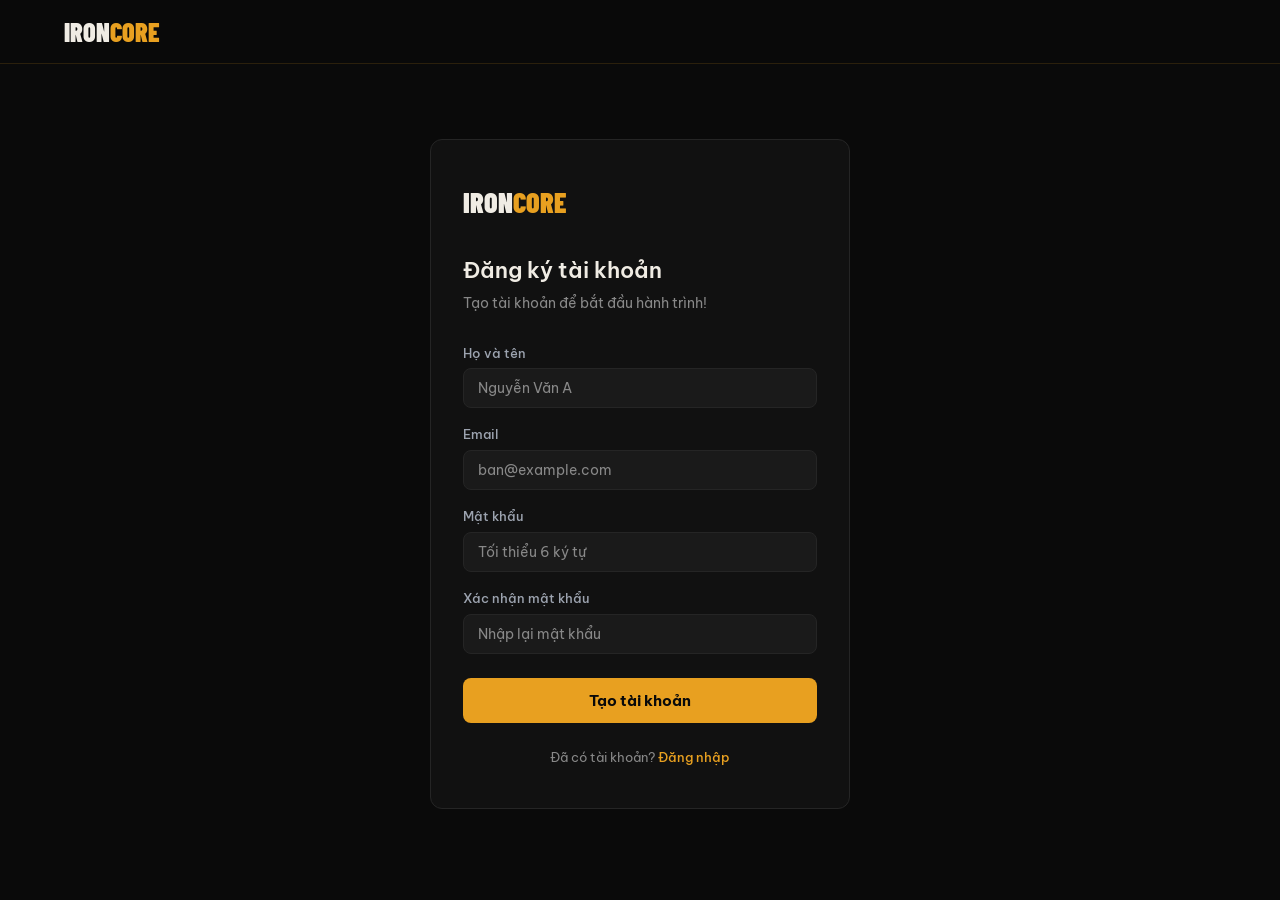
<file: register.html>
<!DOCTYPE html>
<html lang="vi">
<head>
  <meta charset="UTF-8"/>
  <meta name="viewport" content="width=device-width, initial-scale=1.0"/>
  <title>Đăng ký – IronCore Gym</title>
  <link rel="stylesheet" href="css/style.css"/>
</head>
<body>

<nav class="navbar">
  <a href="index.html" class="nav-logo">IRON<span>CORE</span></a>
  <div id="nav-user"></div>
</nav>

<div class="auth-page">
  <div class="auth-card">
    <div class="auth-logo">IRON<span>CORE</span></div>
    <h1 class="auth-title">Đăng ký tài khoản</h1>
    <p class="auth-sub">Tạo tài khoản để bắt đầu hành trình!</p>

    <form id="register-form">
      <div class="form-field">
        <label for="reg-name">Họ và tên</label>
        <input type="text" id="reg-name" placeholder="Nguyễn Văn A"/>
      </div>

      <div class="form-field">
        <label for="reg-email">Email</label>
        <input type="email" id="reg-email" placeholder="ban@example.com"/>
      </div>

      <div class="form-field">
        <label for="reg-password">Mật khẩu</label>
        <input type="password" id="reg-password" placeholder="Tối thiểu 6 ký tự"/>
      </div>

      <div class="form-field">
        <label for="reg-confirm">Xác nhận mật khẩu</label>
        <input type="password" id="reg-confirm" placeholder="Nhập lại mật khẩu"/>
      </div>

      <div id="reg-error" class="error-msg"></div>

      <button type="submit" class="btn-submit">Tạo tài khoản</button>
    </form>

    <div class="auth-footer">
      Đã có tài khoản? <a href="login.html">Đăng nhập</a>
    </div>
  </div>
</div>

<script src="js/data.js"></script>
<script src="js/auth.js"></script>
<script>
  document.getElementById('register-form').addEventListener('submit', handleRegister);
</script>
</body>
</html>
</file>
<file: css/style.css>
/* =============================================
   style.css - CSS chung toàn ứng dụng
   ============================================= */

@import url('https://fonts.googleapis.com/css2?family=Be+Vietnam+Pro:wght@300;400;500;600;700&family=Barlow+Condensed:wght@700;800;900&display=swap');

*, *::before, *::after { box-sizing: border-box; margin: 0; padding: 0; }

:root {
  --black:   #0a0a0a;
  --dark:    #111111;
  --dark2:   #1a1a1a;
  --dark3:   #252525;
  --gold:    #e8a020;
  --gold2:   #f5b942;
  --white:   #f0ece4;
  --gray:    #888888;
  --gray2:   #555555;
  --danger:  #e05555;
  --success: #4caf82;
  --font:    'Be Vietnam Pro', sans-serif;
  --font-h:  'Barlow Condensed', sans-serif;
  --radius:  8px;
}

html { scroll-behavior: smooth; }
body { font-family: var(--font); background: var(--black); color: var(--white); line-height: 1.6; }
img  { max-width: 100%; display: block; }
a    { text-decoration: none; color: inherit; }

/* ===== NAVBAR ===== */
.navbar {
  position: fixed; top: 0; left: 0; right: 0; z-index: 100;
  height: 64px; padding: 0 5%;
  display: flex; align-items: center; justify-content: space-between;
  background: rgba(10,10,10,0.95); backdrop-filter: blur(10px);
  border-bottom: 1px solid rgba(232,160,32,.15);
}
.nav-logo { font-family: var(--font-h); font-size: 26px; font-weight: 900; }
.nav-logo span { color: var(--gold); }
.nav-links { display: flex; align-items: center; gap: 1.5rem; list-style: none; }
.nav-links a { font-size: 13px; font-weight: 500; color: var(--gray); transition: color .2s; }
.nav-links a:hover { color: var(--gold); }
#nav-user { display: flex; align-items: center; gap: .75rem; }
.nav-username { font-size: 13px; color: var(--gray); }
.nav-link { font-size: 13px; color: var(--gold); font-weight: 500; }

.btn-login {
  padding: 8px 20px; background: var(--gold); color: var(--black);
  font-size: 13px; font-weight: 600; border-radius: var(--radius);
  transition: background .2s;
}
.btn-login:hover { background: var(--gold2); }

.btn-logout {
  padding: 7px 16px; background: transparent;
  border: 1px solid var(--gray2); border-radius: var(--radius);
  color: var(--gray); font-size: 13px; font-family: var(--font);
  cursor: pointer; transition: border-color .2s, color .2s;
}
.btn-logout:hover { border-color: var(--danger); color: var(--danger); }

/* ===== SLIDER ===== */
.slider-section { position: relative; height: 100vh; overflow: hidden; margin-top: 64px; }
.slide { position: absolute; inset: 0; opacity: 0; transition: opacity .8s ease; display: flex; align-items: center; }
.slide.active { opacity: 1; z-index: 1; }
.slide-bg { position: absolute; inset: 0; background-size: cover; background-position: center; }
.slide-bg::after { content: ''; position: absolute; inset: 0; background: linear-gradient(90deg,rgba(10,10,10,.82) 40%,transparent); }
.slide-content { position: relative; z-index: 2; padding: 0 8%; max-width: 680px; }
.slide-tag { font-size: 12px; font-weight: 600; letter-spacing: .2em; text-transform: uppercase; color: var(--gold); margin-bottom: .75rem; display: flex; align-items: center; gap: 8px; }
.slide-tag::before { content: ''; width: 24px; height: 2px; background: var(--gold); }
.slide-title { font-family: var(--font-h); font-size: clamp(48px,7vw,88px); font-weight: 900; line-height: .95; text-transform: uppercase; margin-bottom: 1rem; }
.slide-title em { color: var(--gold); font-style: normal; display: block; }
.slide-desc { font-size: 15px; font-weight: 300; color: rgba(240,236,228,.7); max-width: 420px; line-height: 1.7; margin-bottom: 2rem; }
.slide-btns { display: flex; gap: 1rem; flex-wrap: wrap; }

.slider-controls { position: absolute; bottom: 36px; left: 8%; z-index: 10; display: flex; align-items: center; gap: 1.5rem; }
.dots { display: flex; gap: 8px; }
.dot { width: 28px; height: 3px; background: rgba(255,255,255,.25); cursor: pointer; border: none; transition: background .3s, width .3s; }
.dot.active { width: 48px; background: var(--gold); }
.slider-arrows { position: absolute; bottom: 28px; right: 5%; z-index: 10; display: flex; gap: 8px; }
.arrow-btn { width: 42px; height: 42px; border: 1px solid rgba(255,255,255,.2); background: transparent; color: var(--white); cursor: pointer; display: flex; align-items: center; justify-content: center; border-radius: var(--radius); transition: background .2s, border-color .2s, color .2s; }
.arrow-btn:hover { background: var(--gold); border-color: var(--gold); color: var(--black); }

/* ===== SECTION CHUNG ===== */
section { padding: 72px 5%; }
.section-header { margin-bottom: 2.5rem; }
.section-label { font-size: 11px; font-weight: 600; letter-spacing: .2em; text-transform: uppercase; color: var(--gold); display: flex; align-items: center; gap: 8px; margin-bottom: .5rem; }
.section-label::before { content: ''; width: 20px; height: 2px; background: var(--gold); }
.section-title { font-family: var(--font-h); font-size: clamp(32px,4vw,52px); font-weight: 800; text-transform: uppercase; line-height: 1; }
.section-sub { font-size: 14px; color: var(--gray); font-weight: 300; max-width: 500px; margin-top: .5rem; }

/* ===== BUTTONS ===== */
.btn-primary {
  display: inline-block; padding: 12px 28px;
  background: var(--gold); color: var(--black);
  font-family: var(--font-h); font-weight: 700; font-size: 14px;
  letter-spacing: .06em; text-transform: uppercase;
  border: none; cursor: pointer; border-radius: var(--radius);
  transition: background .2s, transform .15s;
}
.btn-primary:hover { background: var(--gold2); transform: translateY(-1px); }

.btn-outline {
  display: inline-block; padding: 11px 28px;
  background: transparent; color: var(--white);
  font-family: var(--font-h); font-weight: 700; font-size: 14px;
  letter-spacing: .06em; text-transform: uppercase;
  border: 1.5px solid rgba(240,236,228,.35); cursor: pointer; border-radius: var(--radius);
  transition: border-color .2s;
}
.btn-outline:hover { border-color: var(--white); }

/* ===== STATS BAR ===== */
.stats-bar { background: var(--gold); padding: 24px 5%; display: flex; justify-content: space-around; flex-wrap: wrap; gap: 1rem; }
.stat-num   { font-family: var(--font-h); font-size: 40px; font-weight: 900; color: var(--black); line-height: 1; }
.stat-label { font-size: 11px; font-weight: 600; letter-spacing: .12em; text-transform: uppercase; color: rgba(10,10,10,.6); margin-top: 3px; }

/* ===== FILTER BAR ===== */
.filter-bar { display: flex; flex-wrap: wrap; gap: .5rem; margin-bottom: 2rem; }
.filter-btn {
  padding: 7px 18px; font-size: 13px; font-weight: 500; font-family: var(--font);
  background: var(--dark2); border: 1px solid var(--dark3); color: var(--gray);
  border-radius: 50px; cursor: pointer; transition: all .2s;
}
.filter-btn:hover, .filter-btn.active { background: var(--gold); border-color: var(--gold); color: var(--black); }

/* ===== SEARCH ===== */
.search-wrap { margin-bottom: 1.5rem; }
.search-wrap input {
  width: 100%; max-width: 400px; height: 42px;
  background: var(--dark2); border: 1px solid var(--dark3);
  border-radius: var(--radius); padding: 0 16px; font-size: 14px;
  font-family: var(--font); color: var(--white); outline: none;
  transition: border-color .2s;
}
.search-wrap input::placeholder { color: var(--gray); }
.search-wrap input:focus { border-color: var(--gold); }

/* ===== PRODUCT GRID ===== */
.product-grid { display: grid; grid-template-columns: repeat(auto-fill, minmax(270px, 1fr)); gap: 1.5rem; }

.product-card {
  background: var(--dark); border: 1px solid var(--dark3);
  border-radius: var(--radius); overflow: hidden; cursor: pointer;
  transition: transform .25s, border-color .25s;
}
.product-card:hover { transform: translateY(-4px); border-color: var(--gold); }

.product-img { width: 100%; height: 200px; object-fit: cover; transition: filter .3s; }
.product-card:hover .product-img { filter: brightness(1.05); }

.product-body { padding: 1.25rem; }
.product-cat  { font-size: 11px; font-weight: 600; letter-spacing: .12em; text-transform: uppercase; color: var(--gold); }
.product-name { font-family: var(--font-h); font-size: 20px; font-weight: 700; text-transform: uppercase; margin: .35rem 0 .5rem; line-height: 1.1; }
.product-desc { font-size: 13px; color: var(--gray); line-height: 1.6; display: -webkit-box; -webkit-line-clamp: 2; -webkit-box-orient: vertical; overflow: hidden; }

.product-footer { display: flex; align-items: center; justify-content: space-between; margin-top: 1rem; }
.product-price  { font-family: var(--font-h); font-size: 22px; font-weight: 800; color: var(--gold); }
.btn-detail {
  padding: 7px 16px; background: transparent; border: 1px solid rgba(232,160,32,.4);
  color: var(--gold); font-size: 12px; font-weight: 600; font-family: var(--font);
  border-radius: var(--radius); cursor: pointer; transition: background .2s, color .2s;
}
.btn-detail:hover { background: var(--gold); color: var(--black); }
.no-data { color: var(--gray); font-size: 14px; padding: 2rem 0; }

/* ===== AUTH FORM ===== */
.auth-page {
  min-height: 100vh; display: flex; align-items: center; justify-content: center;
  padding: 5rem 1.5rem 2rem; background: var(--black);
}
.auth-card {
  width: 100%; max-width: 420px;
  background: var(--dark); border: 1px solid var(--dark3);
  border-radius: 12px; padding: 2.5rem 2rem;
}
.auth-logo { font-family: var(--font-h); font-size: 28px; font-weight: 900; margin-bottom: 1.75rem; }
.auth-logo span { color: var(--gold); }
.auth-title { font-size: 22px; font-weight: 600; margin-bottom: .25rem; }
.auth-sub   { font-size: 14px; color: var(--gray); margin-bottom: 1.75rem; }

.form-field   { margin-bottom: 1rem; }
.form-field label { display: block; font-size: 13px; font-weight: 500; color: #9ca3af; margin-bottom: 5px; }
.form-field input, .form-field select, .form-field textarea {
  width: 100%; padding: 10px 14px; font-size: 14px; font-family: var(--font);
  background: var(--dark2); border: 1px solid var(--dark3);
  border-radius: var(--radius); color: var(--white); outline: none;
  transition: border-color .2s;
}
.form-field input::placeholder,
.form-field textarea::placeholder { color: var(--gray); }
.form-field input:focus,
.form-field select:focus,
.form-field textarea:focus { border-color: var(--gold); }
.form-field textarea { resize: vertical; min-height: 80px; }
.form-field select option { background: var(--dark2); }

.btn-submit {
  width: 100%; padding: 13px; margin-top: .5rem;
  background: var(--gold); color: var(--black);
  font-size: 15px; font-weight: 700; font-family: var(--font);
  border: none; border-radius: var(--radius); cursor: pointer;
  transition: background .2s;
}
.btn-submit:hover { background: var(--gold2); }

.error-msg  { display: none; font-size: 13px; color: var(--danger); margin-top: .5rem; padding: 8px 12px; background: rgba(224,85,85,.1); border-radius: var(--radius); }
.success-msg{ display: none; font-size: 13px; color: var(--success); margin-top: .5rem; padding: 8px 12px; background: rgba(76,175,130,.1); border-radius: var(--radius); }

.auth-footer { text-align: center; font-size: 13px; color: var(--gray); margin-top: 1.5rem; }
.auth-footer a { color: var(--gold); font-weight: 500; }
.auth-footer a:hover { text-decoration: underline; }

/* ===== ADMIN LAYOUT ===== */
.admin-page { min-height: 100vh; padding-top: 64px; background: var(--black); }
.admin-wrap { max-width: 1200px; margin: 0 auto; padding: 2rem 1.5rem; }
.admin-header { margin-bottom: 2rem; }
.admin-title { font-family: var(--font-h); font-size: 36px; font-weight: 800; text-transform: uppercase; }
.admin-title span { color: var(--gold); }

/* Stats cards */
.admin-stats { display: grid; grid-template-columns: repeat(auto-fill, minmax(180px, 1fr)); gap: 1rem; margin-bottom: 2rem; }
.stat-card { background: var(--dark); border: 1px solid var(--dark3); border-radius: var(--radius); padding: 1.25rem 1.5rem; }
.stat-card .stat-num { font-family: var(--font-h); font-size: 38px; font-weight: 900; color: var(--gold); }
.stat-card .stat-label { font-size: 12px; color: var(--gray); text-transform: uppercase; letter-spacing: .1em; margin-top: 2px; }

/* Tabs */
.tabs { display: flex; gap: .5rem; margin-bottom: 1.5rem; border-bottom: 1px solid var(--dark3); padding-bottom: 0; }
.tab-btn {
  padding: 10px 24px; background: transparent; border: none; border-bottom: 2px solid transparent;
  color: var(--gray); font-size: 14px; font-weight: 500; font-family: var(--font);
  cursor: pointer; margin-bottom: -1px; transition: color .2s, border-color .2s;
}
.tab-btn.active { color: var(--gold); border-bottom-color: var(--gold); }
.tab-btn:hover  { color: var(--white); }
.tab-panel { display: none; }
.tab-panel.active { display: block; }

/* Table */
.table-toolbar { display: flex; align-items: center; justify-content: space-between; flex-wrap: wrap; gap: 1rem; margin-bottom: 1rem; }
.table-toolbar input {
  height: 38px; padding: 0 14px; min-width: 220px;
  background: var(--dark2); border: 1px solid var(--dark3);
  border-radius: var(--radius); color: var(--white); font-size: 13px; font-family: var(--font); outline: none;
}
.table-toolbar input:focus { border-color: var(--gold); }
.btn-add {
  padding: 9px 20px; background: var(--gold); color: var(--black);
  font-size: 13px; font-weight: 700; font-family: var(--font);
  border: none; border-radius: var(--radius); cursor: pointer; transition: background .2s;
}
.btn-add:hover { background: var(--gold2); }

.data-table { width: 100%; border-collapse: collapse; font-size: 13.5px; }
.data-table th { padding: 10px 14px; text-align: left; font-size: 11px; font-weight: 600; letter-spacing: .1em; text-transform: uppercase; color: var(--gray); border-bottom: 1px solid var(--dark3); }
.data-table td { padding: 12px 14px; border-bottom: 1px solid rgba(255,255,255,.04); vertical-align: middle; }
.data-table tr:hover td { background: var(--dark2); }
.tbl-img { width: 60px; height: 42px; object-fit: cover; border-radius: 4px; }

.btn-edit {
  padding: 5px 14px; background: transparent; border: 1px solid rgba(232,160,32,.4);
  color: var(--gold); font-size: 12px; font-weight: 600; font-family: var(--font);
  border-radius: var(--radius); cursor: pointer; margin-right: 6px; transition: background .2s, color .2s;
}
.btn-edit:hover { background: var(--gold); color: var(--black); }

.btn-delete {
  padding: 5px 14px; background: transparent; border: 1px solid rgba(224,85,85,.3);
  color: var(--danger); font-size: 12px; font-weight: 600; font-family: var(--font);
  border-radius: var(--radius); cursor: pointer; transition: background .2s, color .2s;
}
.btn-delete:hover { background: var(--danger); color: var(--white); }

/* Modal */
.modal-overlay {
  position: fixed; inset: 0; background: rgba(0,0,0,.8); z-index: 200;
  display: none; align-items: center; justify-content: center; padding: 1.5rem;
}
.modal {
  background: var(--dark2); border: 1px solid var(--dark3);
  border-radius: 12px; width: 100%; max-width: 540px; max-height: 90vh;
  overflow-y: auto; padding: 2rem; position: relative;
}
.modal-header { display: flex; align-items: center; justify-content: space-between; margin-bottom: 1.5rem; }
.modal-title  { font-family: var(--font-h); font-size: 22px; font-weight: 700; text-transform: uppercase; }
.modal-close  { background: none; border: none; color: var(--gray); font-size: 22px; cursor: pointer; line-height: 1; transition: color .2s; }
.modal-close:hover { color: var(--white); }

/* ===== PRODUCT DETAIL ===== */
.detail-page { padding-top: 64px; min-height: 100vh; }
.detail-wrap { max-width: 1000px; margin: 0 auto; padding: 3rem 1.5rem; }
.detail-grid { display: grid; grid-template-columns: 1fr 1fr; gap: 3rem; align-items: start; }
.detail-img  { width: 100%; border-radius: 12px; aspect-ratio: 4/3; object-fit: cover; }
.detail-cat  { font-size: 11px; font-weight: 600; letter-spacing: .15em; text-transform: uppercase; color: var(--gold); margin-bottom: .5rem; }
.detail-name { font-family: var(--font-h); font-size: clamp(28px,3.5vw,44px); font-weight: 800; text-transform: uppercase; line-height: 1.05; margin-bottom: 1rem; }
.detail-desc { font-size: 14px; color: rgba(240,236,228,.7); line-height: 1.75; margin-bottom: 1.5rem; }
.detail-features { list-style: none; margin-bottom: 2rem; }
.detail-features li { font-size: 14px; color: var(--gray); padding: 7px 0; border-bottom: 1px solid rgba(255,255,255,.05); display: flex; align-items: center; gap: 8px; }
.detail-features li::before { content: '✓'; color: var(--gold); font-weight: 700; flex-shrink: 0; }
.detail-price { font-family: var(--font-h); font-size: 40px; font-weight: 900; color: var(--gold); margin-bottom: 1.5rem; }
.btn-back { display: inline-flex; align-items: center; gap: 6px; font-size: 13px; color: var(--gray); margin-bottom: 2rem; cursor: pointer; background: none; border: none; font-family: var(--font); transition: color .2s; }
.btn-back:hover { color: var(--white); }

/* ===== TOAST ===== */
#toast {
  position: fixed; bottom: 24px; left: 50%; transform: translateX(-50%) translateY(12px);
  background: var(--dark2); border: 1px solid var(--dark3); border-radius: var(--radius);
  padding: 10px 20px; font-size: 13.5px; color: var(--white);
  opacity: 0; transition: opacity .25s, transform .25s; pointer-events: none; z-index: 999;
}
#toast.show { opacity: 1; transform: translateX(-50%) translateY(0); }

/* ===== FOOTER ===== */
.footer {
  background: var(--dark); border-top: 1px solid rgba(232,160,32,.1);
  padding: 40px 5% 24px;
}
.footer-grid { display: grid; grid-template-columns: 1.5fr 1fr 1fr; gap: 2.5rem; margin-bottom: 2rem; }
.footer-brand { font-family: var(--font-h); font-size: 26px; font-weight: 900; margin-bottom: .5rem; }
.footer-brand span { color: var(--gold); }
.footer-about { font-size: 13px; color: var(--gray); line-height: 1.7; }
.footer-col h4 { font-size: 12px; font-weight: 700; letter-spacing: .12em; text-transform: uppercase; color: var(--gold); margin-bottom: .75rem; }
.footer-col ul { list-style: none; }
.footer-col li { margin-bottom: .4rem; }
.footer-col a  { font-size: 13px; color: var(--gray); transition: color .2s; }
.footer-col a:hover { color: var(--white); }
.footer-bottom { border-top: 1px solid rgba(255,255,255,.05); padding-top: 1rem; font-size: 12px; color: var(--gray2); display: flex; justify-content: space-between; flex-wrap: wrap; gap: .5rem; }
.footer-bottom span { color: var(--gold); }

/* ===== RESPONSIVE ===== */
@media (max-width: 768px) {
  .detail-grid { grid-template-columns: 1fr; }
  .footer-grid { grid-template-columns: 1fr; }
  .nav-links { display: none; }
}
@media (max-width: 520px) {
  .stats-bar { flex-direction: column; align-items: center; text-align: center; }
}
</file>
